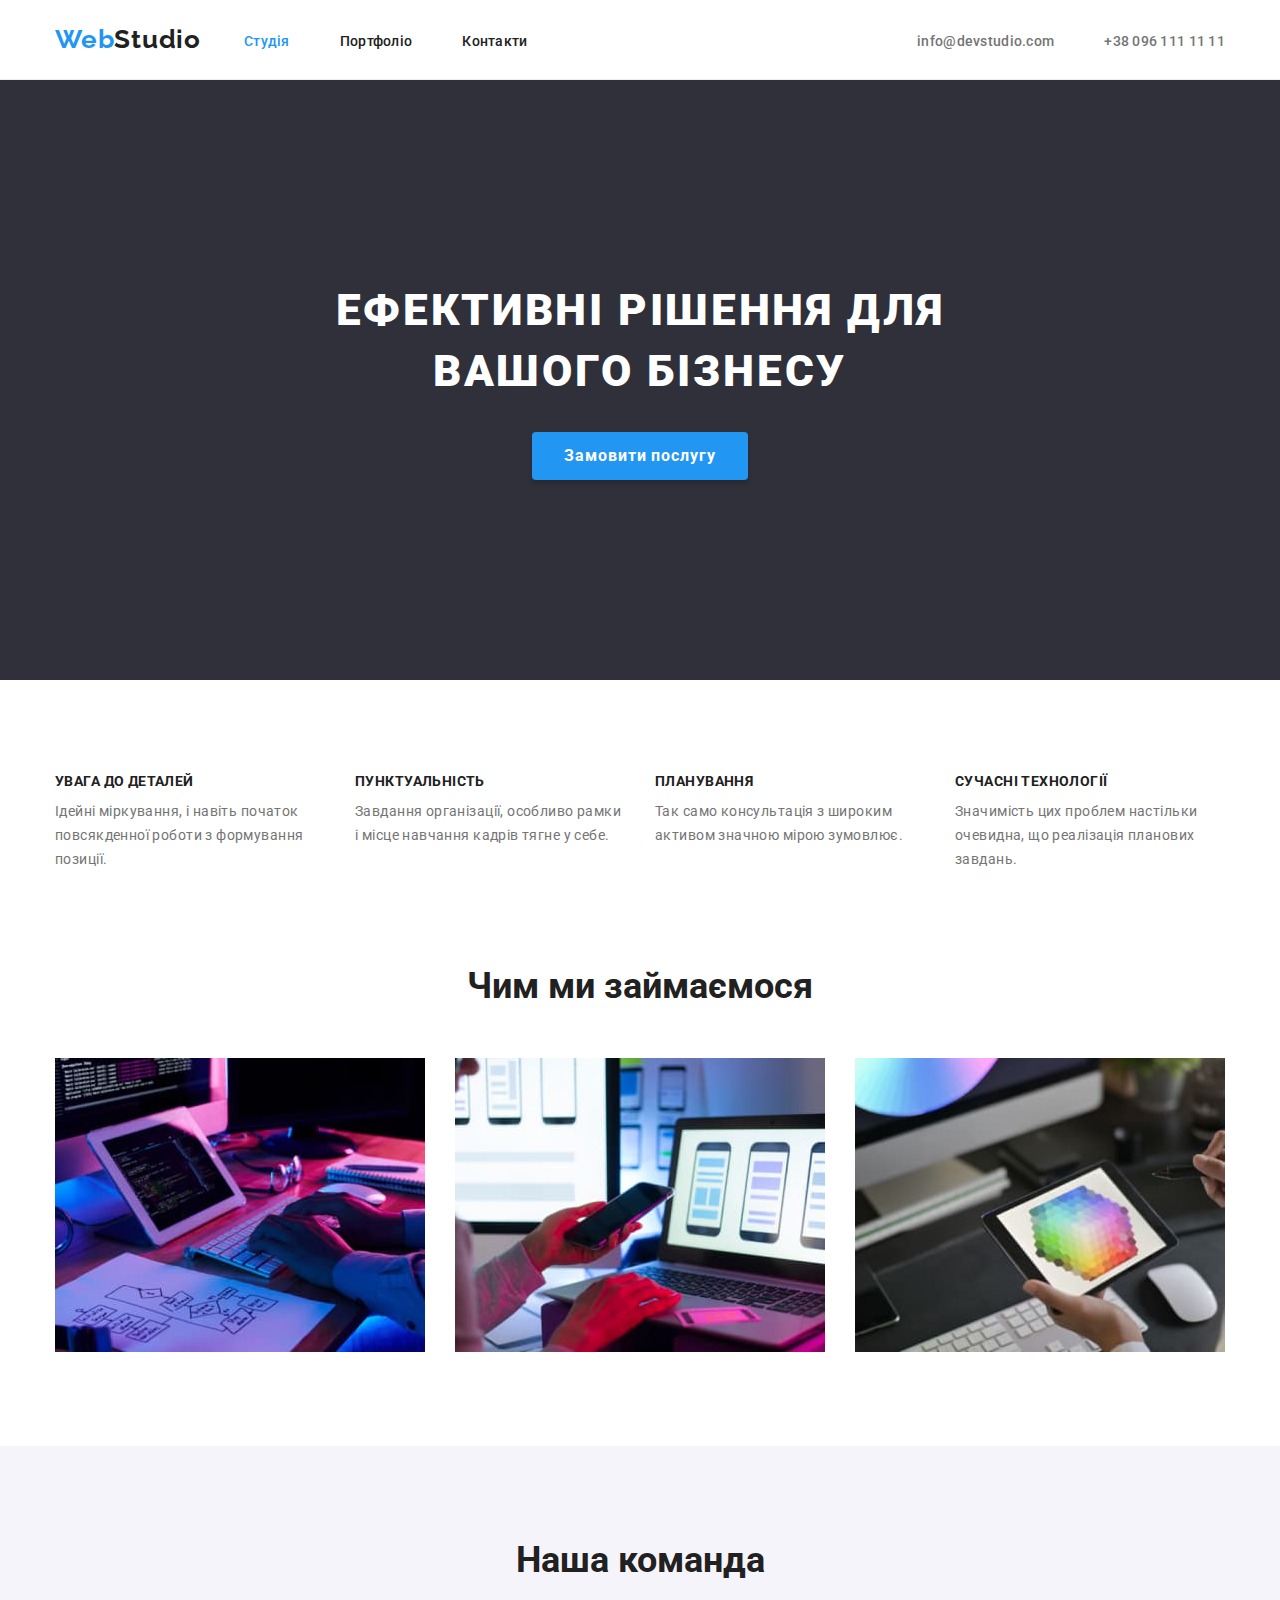
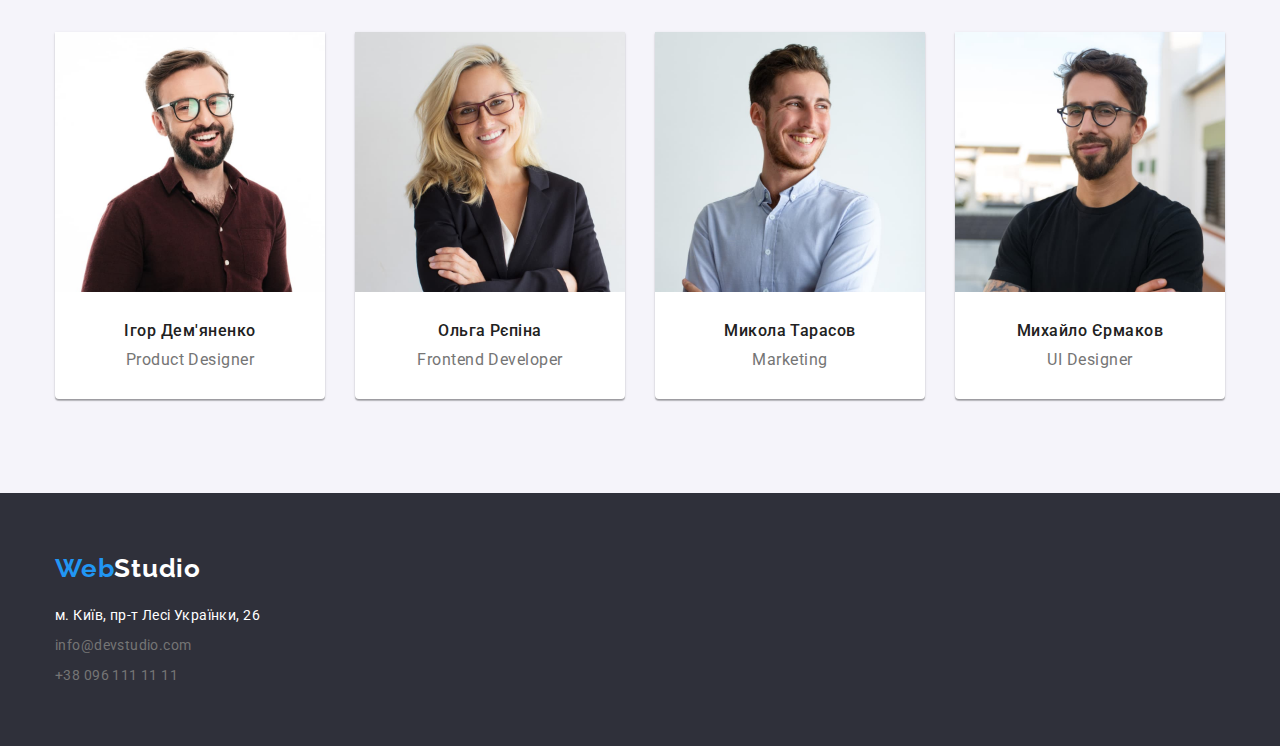
<file: index.html>
<!DOCTYPE html>
<html lang="uk">
  <head>
    <meta charset="utf-8" />
    <meta name="description" content="Веб студія для вашого бізнесу" />
    <meta name="viewport" content="width=device-width, initial-scale=1.0" />
    <title>Студія</title>
    <link rel="preconnect" href="https://fonts.googleapis.com" />
    <link rel="preconnect" href="https://fonts.gstatic.com" crossorigin />
    <link
      href="https://fonts.googleapis.com/css2?family=Raleway:wght@700&family=Roboto:wght@400;500;700;900&display=swap"
      rel="stylesheet"
    />
    <link
      rel="stylesheet"
      href="https://cdnjs.cloudflare.com/ajax/libs/modern-normalize/1.0.0/modern-normalize.min.css"
    />
    <link rel="stylesheet" href="./css/styles.css" />
  </head>
  <body>
    <header class="header">
      <div class="container head-row">
        <a class="logo logo-header" href="index.html" lang="en"
          >Web<span class="logo-black">Studio</span></a
        >
        <nav>
          <ul class="pagination">
            <li>
              <a
                class="header-link link-black link-hover"
                href="index.html"
                aria-current="page"
                >Студія</a
              >
            </li>
            <li>
              <a class="header-link link-black link-hover" href="portfolio.html"
                >Портфоліо</a
              >
            </li>
            <li>
              <a class="header-link link-black link-hover" href="#contacts"
                >Контакти</a
              >
            </li>
          </ul>
        </nav>
        <ul class="contact-header">
          <li>
            <a
              class="header-link link-gray link-hover"
              href="mailto:info@devstudio.com"
              >info@devstudio.com</a
            >
          </li>
          <li>
            <a class="header-link link-gray link-hover" href="tel:+380961111111"
              >+38 096 111 11 11</a
            >
          </li>
        </ul>
      </div>
    </header>
    <main>
      <section class="hero-section section">
        <!--Hero Section-->
        <h1 class="hero-title title-white title-upper">
          Ефективні рішення для <br />
          вашого бізнесу
        </h1>
        <button class="hero-button button-color" type="button">
          Замовити послугу
        </button>
      </section>
      <section class="features-section section">
        <!--Section about our features-->
        <div class="container">
          <ul class="features-content">
            <li class="features-li">
              <h3 class="features-subtitle">УВАГА ДО ДЕТАЛЕЙ</h3>
              <p class="features-description p-gray">
                Ідейні міркування, і навіть початок повсякденної роботи з
                формування позиції.
              </p>
            </li>
            <li class="features-li">
              <h3 class="features-subtitle">ПУНКТУАЛЬНІСТЬ</h3>
              <p class="features-description p-gray">
                Завдання організації, особливо рамки і місце навчання кадрів
                тягне у себе.
              </p>
            </li>
            <li class="features-li">
              <h3 class="features-subtitle">ПЛАНУВАННЯ</h3>
              <p class="features-description p-gray">
                Так само консультація з широким активом значною мірою зумовлює.
              </p>
            </li>
            <li class="features-li">
              <h3 class="features-subtitle">СУЧАСНІ ТЕХНОЛОГІЇ</h3>
              <p class="features-description p-gray">
                Значимість цих проблем настільки очевидна, що реалізація
                планових завдань.
              </p>
            </li>
          </ul>
          <h2 class="features-title section-title">Чим ми займаємося</h2>
          <ul class="features-images">
            <li>
              <img
                class="features-image"
                src="./images/img1.jpg"
                alt="Клавіатура,планшет та чоловічі руки"
                height="294"
                width="370"
              />
            </li>
            <li>
              <img
                class="features-image"
                src="./images/img2.jpg"
                alt="Лептоп та жінка з смартфоном"
                height="294"
                width="370"
              />
            </li>
            <li>
              <img
                class="features-image"
                src="./images/img3.jpg"
                alt="Планшет з зображенням палітри"
                height="294"
                width="370"
              />
            </li>
          </ul>
        </div>
      </section>
      <section class="team-section section">
        <!--Section about our team-->
        <div class="container">
          <h2 class="team-title section-title">Наша команда</h2>
          <ul class="team-content">
            <li class="team-card">
              <img
                class="team-image"
                src="./images/imgIgor.jpg"
                alt="Молодий бородатий чоловік в окулярах з посмішкою"
                height="260"
                width="270"
              />
              <h3 class="team-name">Ігор Дем'яненко</h3>
              <p class="team-role p-gray" lang="en">Product Designer</p>
            </li>
            <li class="team-card">
              <img
                class="team-image"
                src="./images/imgOlga.jpg"
                alt="Блондинка в окулярах з посмішкою"
                height="260"
                width="270"
              />
              <h3 class="team-name">Ольга Рєпіна</h3>
              <p class="team-role p-gray" lang="en">Frontend Developer</p>
            </li>
            <li class="team-card">
              <img
                class="team-image"
                src="./images/imgMykola.jpg"
                alt="Чоловік в блакитній сорочці з посмішкою"
                height="260"
                width="270"
              />
              <h3 class="team-name">Микола Тарасов</h3>
              <p class="team-role p-gray" lang="en">Marketing</p>
            </li>
            <li class="team-card">
              <img
                class="team-image"
                src="./images/imgMikhailo.jpg"
                alt="Чоловік в чорній футболці та окулярах"
                height="260"
                width="270"
              />
              <h3 class="team-name">Михайло Єрмаков</h3>
              <p class="team-role p-gray" lang="en">UI Designer</p>
            </li>
          </ul>
        </div>
      </section>
    </main>
    <footer class="footer">
      <div class="container">
        <a class="logo logo-footer" href="index.html" lang="en"
          >Web<span class="logo-white">Studio</span></a
        >
        <address class="adress">
          <a
            class="link-footer link-white link-hover"
            href="https://goo.gl/maps/gLVNjyqDi5Kqp5Yx6"
            target="_blank"
            rel="noreferrer noopener"
            >м. Київ, пр-т Лесі Українки, 26</a
          ><a
            class="link-footer link-gray link-hover"
            href="mailto:info@devstudio.com"
            >info@devstudio.com</a
          >
          <a class="link-footer link-gray link-hover" href="tel:+380961111111"
            >+38 096 111 11 11</a
          >
        </address>
      </div>
    </footer>
  </body>
</html>
<!--Кінець(-->
</file>
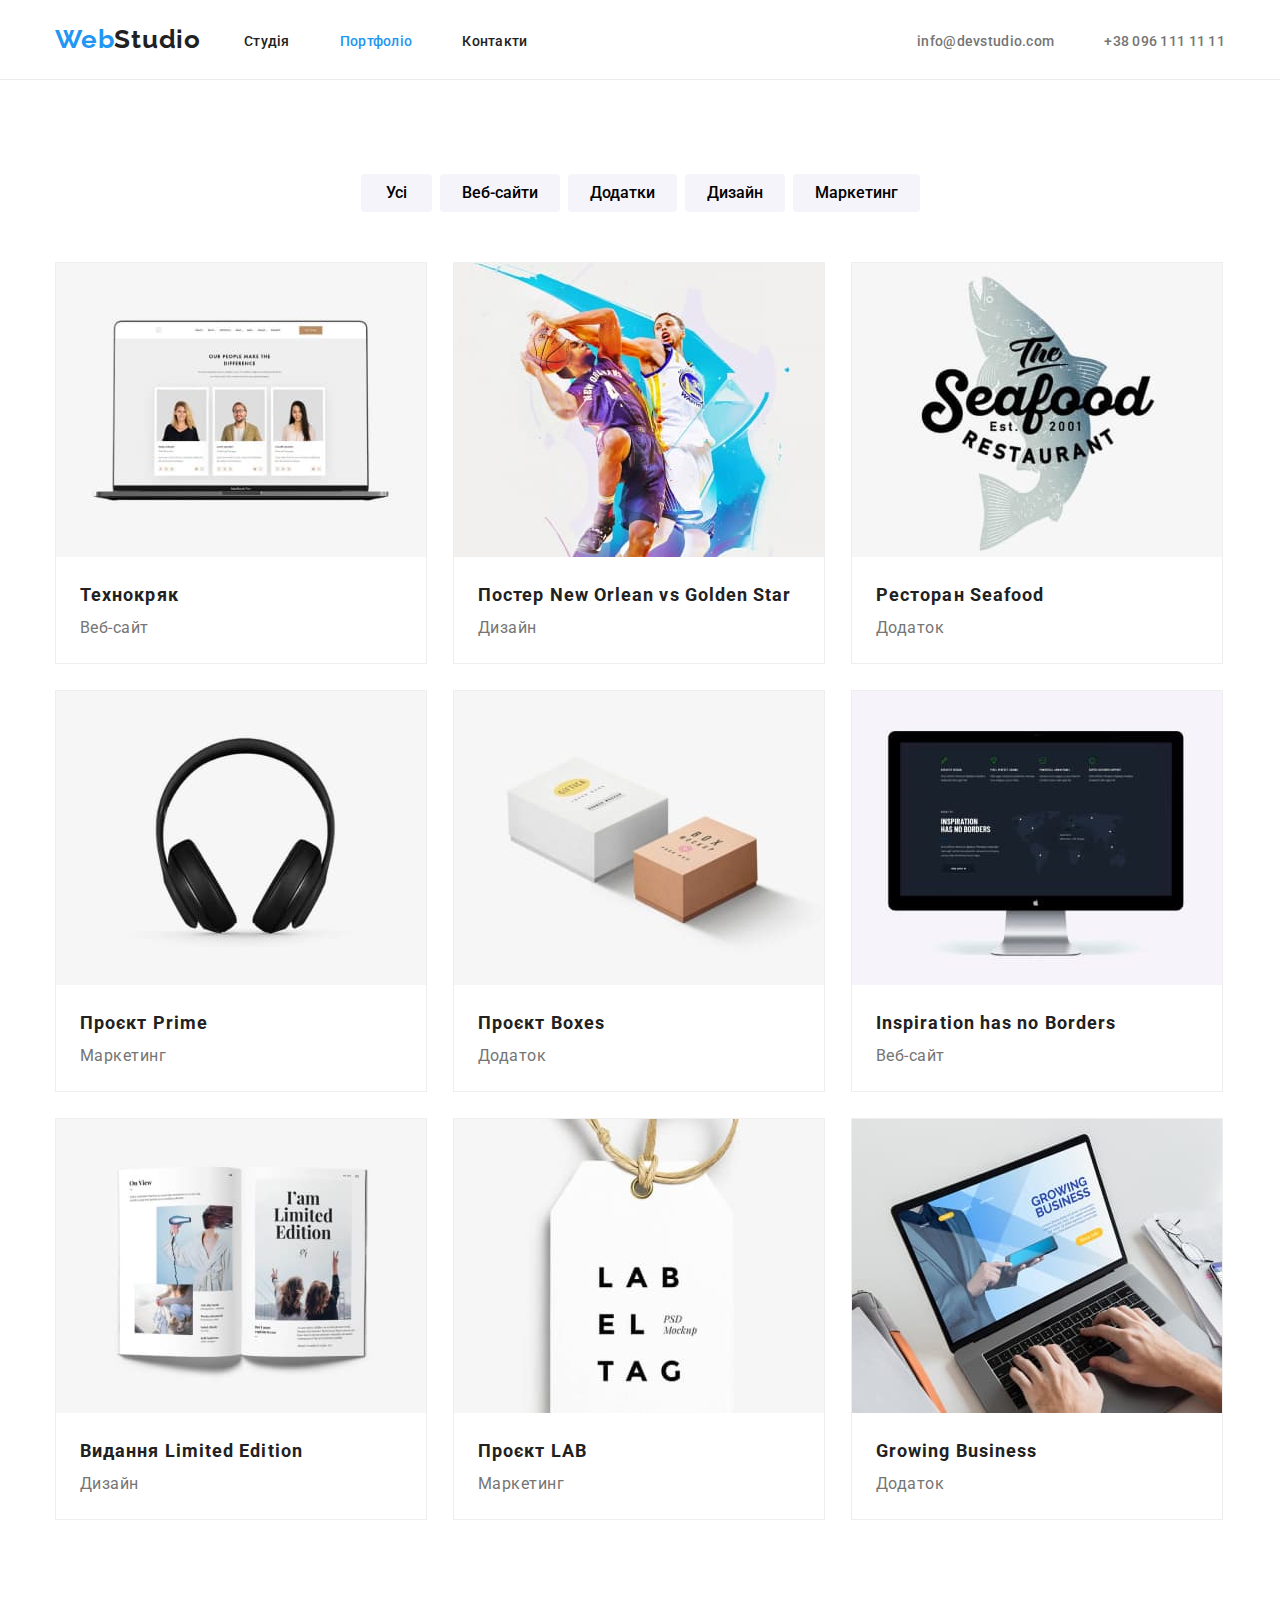
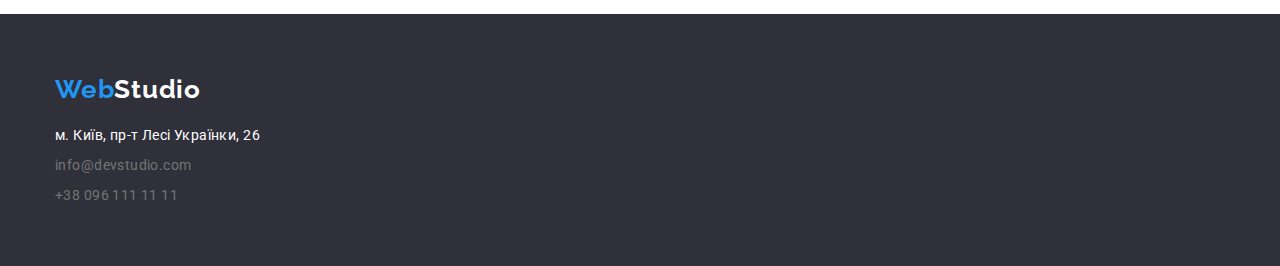
<file: portfolio.html>
<!DOCTYPE html>
<html lang="uk">
  <head>
    <meta charset="utf-8" />
    <meta name="description" content="Веб студія для вашого бізнесу" />
    <meta name="viewport" content="width=device-width, initial-scale=1.0" />
    <title>Студія</title>
    <link rel="preconnect" href="https://fonts.googleapis.com" />
    <link rel="preconnect" href="https://fonts.gstatic.com" crossorigin />
    <link
      href="https://fonts.googleapis.com/css2?family=Raleway:wght@700&family=Roboto:wght@400;500;700;900&display=swap"
      rel="stylesheet"
    />
    <link
      rel="stylesheet"
      href="https://cdnjs.cloudflare.com/ajax/libs/modern-normalize/1.0.0/modern-normalize.min.css"
    />
    <link rel="stylesheet" href="./css/styles.css" />
  </head>
  <body>
    <header class="header">
      <div class="container head-row">
        <a class="logo logo-header" href="index.html" lang="en"
          >Web<span class="logo-black">Studio</span></a
        >
        <nav>
          <ul class="pagination">
            <li>
              <a class="header-link link-black link-hover" href="index.html"
                >Студія</a
              >
            </li>
            <li>
              <a
                class="header-link link-black link-hover"
                href="portfolio.html"
                aria-current="page"
                >Портфоліо</a
              >
            </li>
            <li>
              <a class="header-link link-black link-hover" href="#contacts"
                >Контакти</a
              >
            </li>
          </ul>
        </nav>
        <ul class="contact-header">
          <li>
            <a
              class="header-link link-gray link-hover"
              href="mailto:info@devstudio.com"
              >info@devstudio.com</a
            >
          </li>
          <li>
            <a class="header-link link-gray link-hover" href="tel:+380961111111"
              >+38 096 111 11 11</a
            >
          </li>
        </ul>
      </div>
    </header>
    <main>
      <h2 class="visually-hidden">Портфоліо</h2>
      <!-- Sorting buttons for portfolio -->
      <section class="portfolio-section section">
        <div class="container">
          <ul class="btns-sort">
            <li>
              <button class="btn-portfolio btn-gray btn-first" type="button">
                Усі
              </button>
            </li>
            <li>
              <button class="btn-portfolio btn-gray" type="button">
                Веб-сайти
              </button>
            </li>
            <li>
              <button class="btn-portfolio btn-gray" type="button">
                Додатки
              </button>
            </li>
            <li>
              <button class="btn-portfolio btn-gray" type="button">
                Дизайн
              </button>
            </li>
            <li>
              <button class="btn-portfolio btn-gray" type="button">
                Маркетинг
              </button>
            </li>
          </ul>
          <!-- Main section of portfolio -->
          <ul class="portfolio-img">
            <li class="portfolio-item">
              <img
                class="img-project"
                src="./images/portfolio/portfolio-item1.jpg"
                alt="Ноутбук з зображенням веб-сайту"
                width="370"
              />
              <h3 class="portfolio-h">Технокряк</h3>
              <p class="portfolio-p portfolio-pcolor">Веб-сайт</p>
            </li>
            <li class="portfolio-item">
              <img
                class="img-project"
                src="./images/portfolio/portfolio-item2.jpg"
                alt="Постер з двома баскетболістами"
                width="370"
              />
              <h3 class="portfolio-h">Постер New Orlean vs Golden Star</h3>
              <p class="portfolio-p portfolio-pcolor">Дизайн</p>
            </li>
            <li class="portfolio-item">
              <img
                class="img-project"
                src="./images/portfolio/portfolio-item3.jpg"
                alt="Зображення логотипу рибного ресторану"
                width="370"
              />
              <h3 class="portfolio-h">Ресторан Seafood</h3>
              <p class="portfolio-p portfolio-pcolor">Додаток</p>
            </li>
            <li class="portfolio-item">
              <img
                class="img-project"
                src="./images/portfolio/portfolio-item4.jpg"
                alt="Наушники"
                width="370"
              />
              <h3 class="portfolio-h">Проєкт Prime</h3>
              <p class="portfolio-p portfolio-pcolor">Маркетинг</p>
            </li>
            <li class="portfolio-item">
              <img
                class="img-project"
                src="./images/portfolio/portfolio-item5.jpg"
                alt="Дві коробки"
                width="370"
              />
              <h3 class="portfolio-h">Проєкт Boxes</h3>
              <p class="portfolio-p portfolio-pcolor">Додаток</p>
            </li>
            <li class="portfolio-item">
              <img
                class="img-project"
                src="./images/portfolio/portfolio-item6.jpg"
                alt="Макбук з веб-сайтом"
                width="370"
              />
              <h3 class="portfolio-h">Inspiration has no Borders</h3>
              <p class="portfolio-p portfolio-pcolor">Веб-сайт</p>
            </li>
            <li class="portfolio-item">
              <img
                class="img-project"
                src="./images/portfolio/portfolio-item7.jpg"
                alt="Розгорнута книжка"
                width="370"
              />
              <h3 class="portfolio-h">Видання Limited Edition</h3>
              <p class="portfolio-p portfolio-pcolor">Дизайн</p>
            </li>
            <li class="portfolio-item">
              <img
                class="img-project"
                src="./images/portfolio/portfolio-item8.jpg"
                alt="Бірка"
                width="370"
              />
              <h3 class="portfolio-h">Проєкт LAB</h3>
              <p class="portfolio-p portfolio-pcolor">Маркетинг</p>
            </li>
            <li class="portfolio-item">
              <img
                class="img-project"
                src="./images/portfolio/portfolio-item9.jpg"
                alt="Ноутбук і руки, які щось друкують"
                width="370"
              />
              <h3 class="portfolio-h">Growing Business</h3>
              <p class="portfolio-p portfolio-pcolor">Додаток</p>
            </li>
          </ul>
        </div>
      </section>
    </main>
    <footer class="footer">
      <div class="container">
        <a class="logo logo-footer" href="index.html" lang="en"
          >Web<span class="logo-white">Studio</span></a
        >
        <address class="adress">
          <a
            class="link-footer link-white link-hover"
            href="https://goo.gl/maps/gLVNjyqDi5Kqp5Yx6"
            target="_blank"
            rel="noreferrer noopener"
            >м. Київ, пр-т Лесі Українки, 26</a
          >
          <a
            class="link-footer link-gray link-hover"
            href="mailto:info@devstudio.com"
            >info@devstudio.com
          </a>
          <a class="link-footer link-gray link-hover" href="tel:+380961111111"
            >+38 096 111 11 11</a
          >
        </address>
      </div>
    </footer>
  </body>
</html>
</file>
<file: css/styles.css>
:root {
    --main-color: #212121;
    --second-color: #757575;
    --brand-color: #2196F3;
}

body {
    font-family: "roboto", sans-serif;
    color: var(--main-color);
}
li{
list-style:none ;
}
button {
    cursor: pointer;
    font-family:inherit ;
}
a{
    text-decoration: none;
}
h1,h2,h3,h4,h5,h6,ul,p,button,li{
margin:0;
padding:0;
}
/* container for mark-up */
.container {
    width: 1200px;
    margin: 0 auto;
    padding-left: 15px;
    padding-right: 15px;
}

.section {
    padding-top: 94px;
    padding-bottom: 94px;
}

/* creating flex-container */
.head-row,
.contact-header,
.pagination,
.features-content,
.features-images,
.team-content,
.btns-sort,
.portfolio-img {
    display: flex;
}
.logo{
color:var(--brand-color);
font-family: Raleway;
font-style: normal;
font-weight: 700;
font-size: 26px;
line-height: 1.2;
letter-spacing: 0.03em;
} /* Logo formating */
.logo-header{
padding-right:43px;
}
.logo-black{
color:var(--main-color);
}
.title-white,.link-white,.logo-white,.button-color, .btn-portfolio:hover,
.btn-portfolio:focus{
color:#fff;
}
.link-black{
color:var(--main-color);
}
.link-gray,.p-gray,.portfolio-pcolor { /* set color for elements with gray font */
color:var(--second-color);
}
.footer,.hero-section{
background-color:#2F303A;
}
/* formating header  */
.header{
padding-top:24px;
padding-bottom:24px;
border-bottom: 1px solid #ECECEC ;
}
.footer{
 padding-top:60px; 
 padding-bottom:60px;
}
.header-link{
font-weight: 500;
    font-size: 14px;
    line-height: 1.14;
    letter-spacing: 0.02em;
} 
.contact-header {
    padding-top: 8px;
    margin-left: auto;
    column-gap: 50px;
}
.pagination {
    padding-top: 8px;
    column-gap:50px ;
}/* formating header  */
.link-hover:hover, .link-hover:focus{
color:var(--brand-color);
}
[aria-current]{
color:var(--brand-color);
}

.adress {
    margin-top: 20px;
}
.link-footer {
    font-size: 14px;
        line-height: 1.5;
        text-decoration: none;
        font-style: normal;
    display:block;
    letter-spacing: 0.03em;  
}
.link-footer:not(:last-child){
margin-bottom: 9px;
}
/* formating footer  */
.title-upper{
text-transform: uppercase;
}
 /* formating hero section  */
.hero-button, .btn-portfolio:hover,
.btn-portfolio:focus{
background-color:var(--brand-color) ; /* set background "brand" color for elements  */
}
.hero-button:hover {
background-color: #188CE8;
}
.hero-section {
padding: 200px 0;
}
.hero-button{
display:block;
font-weight: 700;
font-size: 16px;
line-height:1.8;
text-align:center;
border-radius: 4px;
letter-spacing: 0.06em;
border: none;
padding: 10px 32px;
margin-left:auto;
margin-right:auto;
align-items: center;
box-shadow: 0px 4px 4px rgba(0, 0, 0, 0.15);
}
.hero-title{
font-weight: 900;
font-size: 44px;
line-height: 1.38;
text-align: center;
letter-spacing: 0.06em;
width:696px ;
margin-left: auto;
margin-right: auto;
margin-bottom:30px;
}  /* formating hero section  */
/* features section */
.features-subtitle{
font-weight: 700;
font-size: 14px;
line-height: 1.14;
margin-bottom:10px;
width: 270px;
letter-spacing: 0.03em;
}
.features-image {
    width: 370px;
    display: block;
}
.features-description {
font-size: 14px;
line-height: 1.71;
width: 270px;
letter-spacing: 0.03em;
}
.features-content{
    margin-bottom: 94px;
    column-gap: 30px
}
.features-title {
    width: 366px;
    margin-bottom: 50px;
    text-align: center;
    margin-left: auto;
    margin-right: auto;
}
.features-images{
column-gap: 30px
}
/* features section */
.section-title {
font-weight: 700;
font-size: 36px;
line-height: 1.16;
}
/* Team section */
.team-title{
width:264px ;
text-align: center;
margin:0 auto;
}
.team-section{
 background-color:#F5F4FA ;   
}
.team-content{
flex-basis: calc((100% - 90px) / 4);
}
.team-card:not(:first-child){
margin-left: 30px;
}
.team-card{
background-color: #fff;
width: 270px;
box-shadow: 0px 1px 3px rgba(0, 0, 0, 0.12), 0px 1px 1px rgba(0, 0, 0, 0.14), 0px 2px 1px rgba(0, 0, 0, 0.2);
border-radius: 0px 0px 4px 4px;
}
.team-image{
display:block;
margin-bottom:30px; ;
}
.team-content{
margin-top:50px;
}
.team-name {
font-size: 16px;
font-weight: 500;
margin-bottom:10px;
}
.team-role{
margin-bottom:30px;
}
.team-name,.team-role {
text-align: center;
line-height: 1.18;
letter-spacing: 0.03em;
}
/* Team section */
.portfolio-img {
    flex-wrap: wrap;
    gap: 26px;
}
.portfolio-item{
flex-basis: calc((100% - 60px) / 3);
border: 1px solid #EEEEEE;
}

.btn-gray {
    background-color: #F5F4FA;
}
.visually-hidden { /* there i hide some h2 sections  */
    position: absolute;
    clip: rect(0 0 0 0);
    width: 1px;
    height: 1px;
    margin: -1px;
}
.portfolio-h{
font-weight: 700;
font-size:18px;
line-height:2 ;
letter-spacing: 0.06em;
margin-top:20px;
padding-left: 24px;
padding-right: 24px;
/*font in portfolio  */
}
.portfolio-p{
font-size:16px;
line-height:1.87 ;
letter-spacing: 0.03em;
margin-bottom:20px ;
padding-left:24px;
padding-right: 24px;

}
.btn-portfolio{ /*   */
border: 0;
font-weight:500 ;
font-size:16px;
line-height:1.6 ;
padding: 6px 22px 6px 22px;
border-radius: 4px;
}
.btn-first{
    padding: 6px 25px 6px 25px;
}
.btns-sort{
  column-gap:8px;  
justify-content:center;
margin-bottom:50px;
}
.img-project{
display: block;
}
</file>
